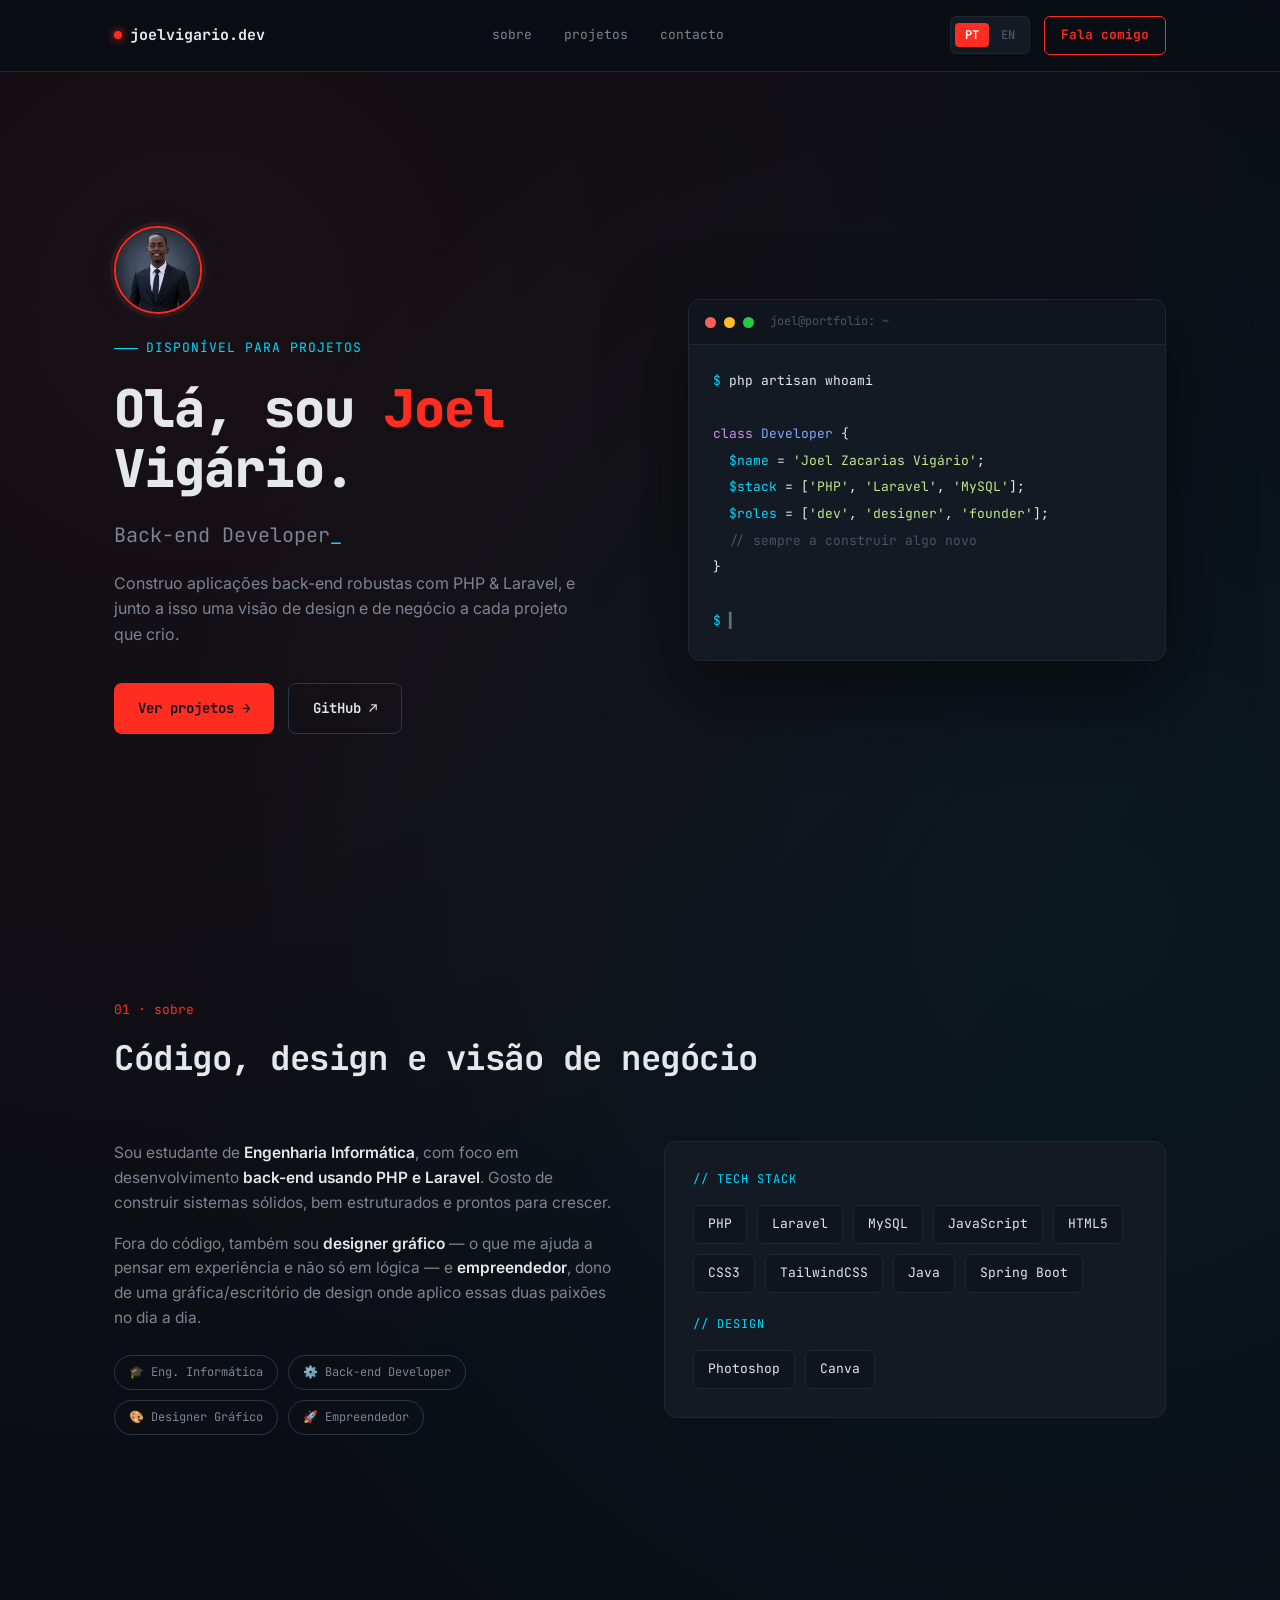
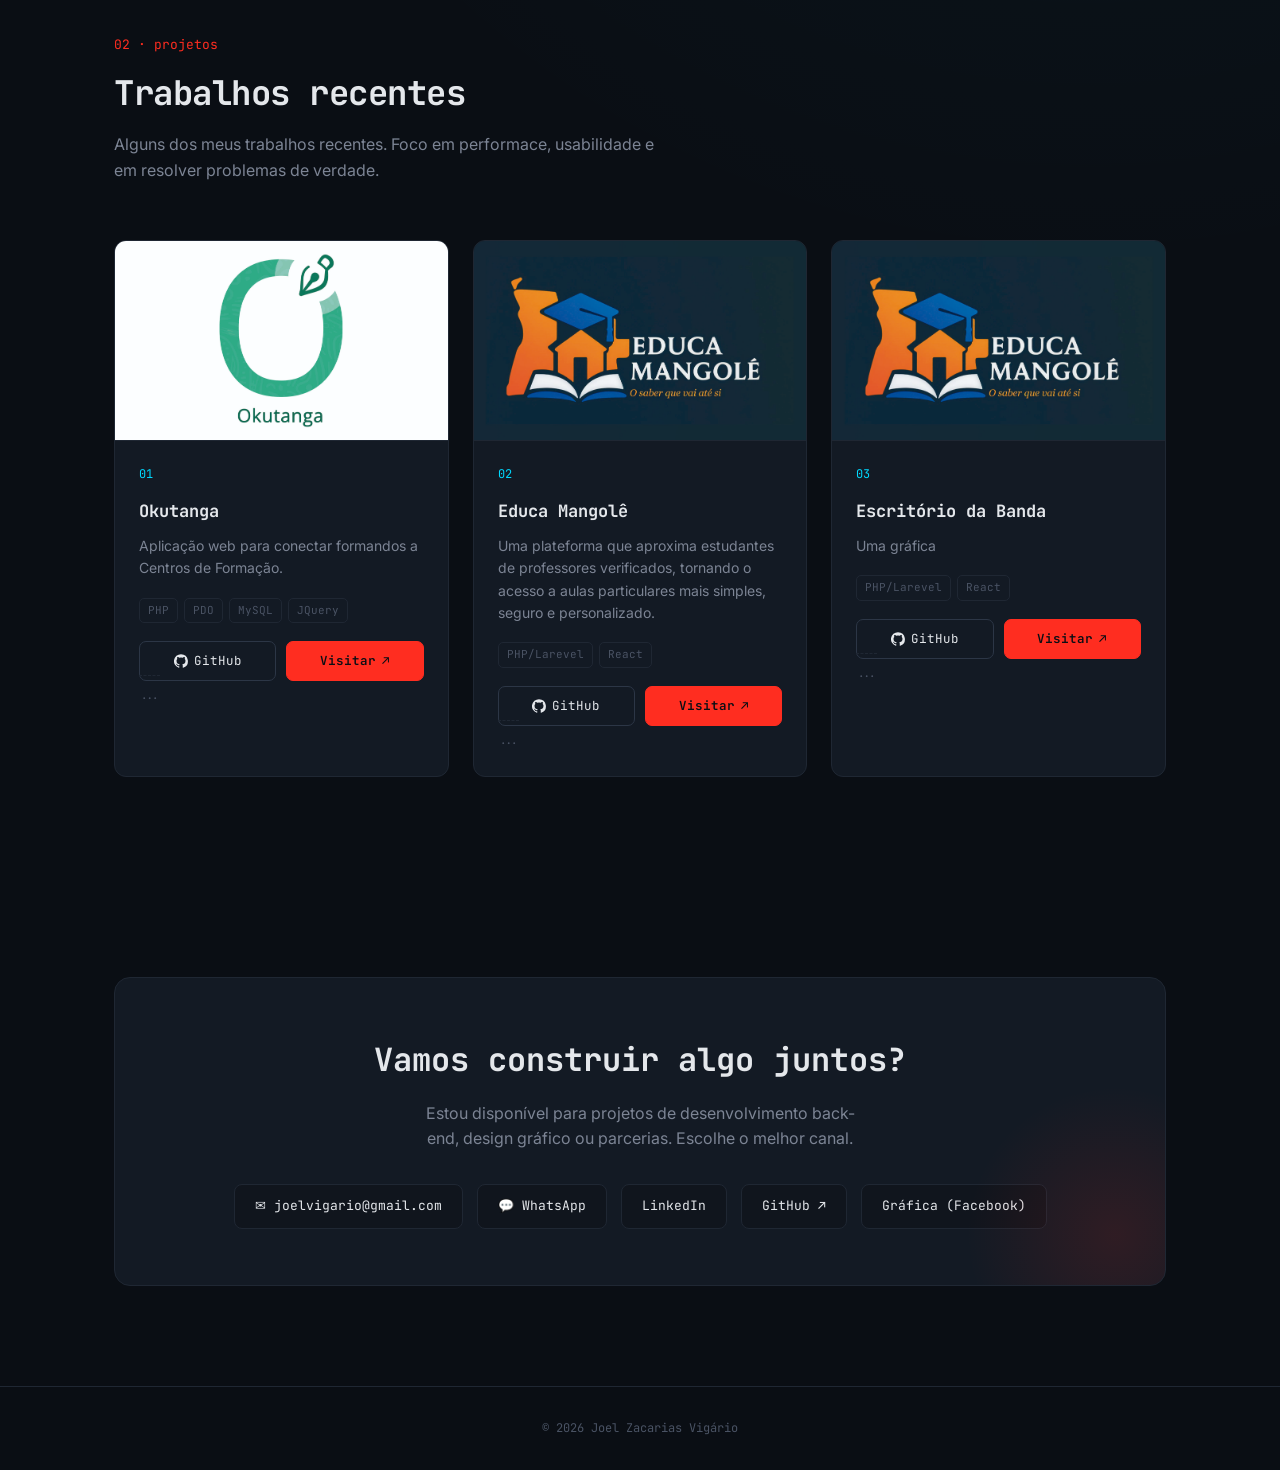
<file: index.html>
<!DOCTYPE html>
<html lang="pt">
<head>
<meta charset="UTF-8">
<meta name="viewport" content="width=device-width, initial-scale=1.0">
<title>Joel Vigário — Back-end Developer</title>
<link rel="preconnect" href="https://fonts.googleapis.com">
<link href="https://fonts.googleapis.com/css2?family=JetBrains+Mono:wght@400;500;600;700;800&family=Inter:wght@400;500;600;700&display=swap" rel="stylesheet">
<link rel="stylesheet" href="style.css">
</head>
<body>

<nav>
  <div class="nav-inner">
    <div class="logo"><span class="dot"></span>joelvigario.dev</div>
    <div class="nav-links">
      <a href="#about"><span data-i18n="pt">sobre</span><span data-i18n="en">about</span></a>
      <a href="#projects"><span data-i18n="pt">projetos</span><span data-i18n="en">projects</span></a>
      <a href="#contact"><span data-i18n="pt">contacto</span><span data-i18n="en">contact</span></a>
    </div>
    <div style="display:flex;gap:14px;align-items:center;">
      <div class="lang-toggle">
        <button id="btn-pt" class="active">PT</button>
        <button id="btn-en">EN</button>
      </div>
      <a class="nav-cta" href="#contact"><span data-i18n="pt">Fala comigo</span><span data-i18n="en">Get in touch</span></a>
    </div>
  </div>
</nav>

<section class="hero">
  <div class="container hero-grid">
    <div>
      <div class="avatar-wrap"><img src="assets/Joel Vigário.png" alt="Joel Zacarias Vigário"></div>
      <div class="eyebrow"><span data-i18n="pt">DISPONÍVEL PARA PROJETOS</span><span data-i18n="en">AVAILABLE FOR PROJECTS</span></div>
      <h1><span data-i18n="pt">Olá, sou <span class="highlight">Joel</span> Vigário.</span><span data-i18n="en">Hi, I'm <span class="highlight">Joel</span> Vigário.</span></h1>
      <div class="hero-role"><span id="role-text"></span><span class="cursor">_</span></div>
      <p class="hero-desc">
        <span data-i18n="pt">Construo aplicações back-end robustas com PHP &amp; Laravel, e junto a isso uma visão de design e de negócio a cada projeto que crio.</span>
        <span data-i18n="en">I build robust back-end applications with PHP &amp; Laravel, bringing a design and business mindset to every project I create.</span>
      </p>
      <div class="hero-actions">
        <a class="btn-primary" href="#projects">
          <span data-i18n="pt">Ver projetos</span><span data-i18n="en">View projects</span> →
        </a>
        <a class="btn-secondary" href="https://github.com/JoelVigario" target="_blank" rel="noopener">GitHub ↗</a>
      </div>
    </div>

    <div class="terminal">
      <div class="terminal-bar">
        <span class="terminal-dot"></span><span class="terminal-dot"></span><span class="terminal-dot"></span>
        <span class="terminal-title">joel@portfolio: ~</span>
      </div>
      <div class="terminal-body">
        <div class="t-line"><span class="t-prompt">$</span> php artisan whoami</div>
        <div class="t-line">&nbsp;</div>
        <div class="t-line"><span class="t-key">class</span> <span class="t-func">Developer</span> {</div>
        <div class="t-line">&nbsp;&nbsp;<span class="t-var">$name</span> = <span class="t-string">'Joel Zacarias Vigário'</span>;</div>
        <div class="t-line">&nbsp;&nbsp;<span class="t-var">$stack</span> = [<span class="t-string">'PHP'</span>, <span class="t-string">'Laravel'</span>, <span class="t-string">'MySQL'</span>];</div>
        <div class="t-line">&nbsp;&nbsp;<span class="t-var">$roles</span> = [<span class="t-string">'dev'</span>, <span class="t-string">'designer'</span>, <span class="t-string">'founder'</span>];</div>
        <div class="t-line">&nbsp;&nbsp;<span class="t-comment">// sempre a construir algo novo</span></div>
        <div class="t-line">}</div>
        <div class="t-line">&nbsp;</div>
        <div class="t-line"><span class="t-prompt">$</span> <span style="opacity:.4">▍</span></div>
      </div>
    </div>
  </div>
</section>

<section id="about">
  <div class="container">
    <div class="section-head">
      <div class="section-num">01 · <span data-i18n="pt">sobre</span><span data-i18n="en">about</span></div>
      <h2 class="section-title"><span data-i18n="pt">Código, design e visão de negócio</span><span data-i18n="en">Code, design and a founder's mindset</span></h2>
    </div>
    <div class="about-grid">
      <div class="about-text">
        <p data-i18n-block="pt">Sou estudante de <strong>Engenharia Informática</strong>, com foco em desenvolvimento <strong>back-end usando PHP e Laravel</strong>. Gosto de construir sistemas sólidos, bem estruturados e prontos para crescer.</p>
        <p data-i18n-block="pt">Fora do código, também sou <strong>designer gráfico</strong> — o que me ajuda a pensar em experiência e não só em lógica — e <strong>empreendedor</strong>, dono de uma gráfica/escritório de design onde aplico essas duas paixões no dia a dia.</p>
        <p data-i18n-block="en">I'm an <strong>Informatics Engineering</strong> student, focused on <strong>back-end development with PHP and Laravel</strong>. I enjoy building solid, well-structured systems built to grow.</p>
        <p data-i18n-block="en">Outside of code, I'm also a <strong>graphic designer</strong> — which shapes how I think about experience, not just logic — and an <strong>entrepreneur</strong>, running a print/design studio where I apply both passions daily.</p>
        <div class="role-tags">
          <span class="role-tag" data-i18n="pt">🎓 Eng. Informática</span><span class="role-tag" data-i18n="en">🎓 CS Engineering</span>
          <span class="role-tag" data-i18n="pt">⚙️ Back-end Developer</span><span class="role-tag" data-i18n="en">⚙️ Back-end Developer</span>
          <span class="role-tag" data-i18n="pt">🎨 Designer Gráfico</span><span class="role-tag" data-i18n="en">🎨 Graphic Designer</span>
          <span class="role-tag" data-i18n="pt">🚀 Empreendedor</span><span class="role-tag" data-i18n="en">🚀 Entrepreneur</span>
        </div>
      </div>
      <div class="stack-block" id="stack">
        <div class="stack-block-title">// TECH STACK</div>
        <div class="stack-grid">
          <span class="stack-item">PHP</span>
          <span class="stack-item">Laravel</span>
          <span class="stack-item">MySQL</span>
          <span class="stack-item">JavaScript</span>
          <span class="stack-item">HTML5</span>
          <span class="stack-item">CSS3</span>
          <span class="stack-item">TailwindCSS</span>
          <span class="stack-item">Java</span>
          <span class="stack-item">Spring Boot</span>
        </div>
        <div class="stack-block-title" style="margin-top:22px;">// DESIGN</div>
        <div class="stack-grid">
          <span class="stack-item">Photoshop</span>
          <span class="stack-item">Canva</span>
        </div>
      </div>
    </div>
  </div>
</section>

<section id="projects">
  <div class="container">
    <div class="section-head">
      <div class="section-num">02 · <span data-i18n="pt">projetos</span><span data-i18n="en">projects</span></div>
      <h2 class="section-title"><span data-i18n="pt">Trabalhos recentes</span><span data-i18n="en">Recent work</span></h2>
      <p class="section-sub" data-i18n-block="pt">Alguns dos meus trabalhos recentes. Foco em performace, usabilidade e em resolver problemas de verdade.</p>
      <p class="section-sub" data-i18n-block="en">Latest projects delivered. Focused on performance, usability, and solving real problems.</p>
    </div>
    <div class="projects-grid">

      <!-- Okutanga -->
      <div class="project-card">
        <div class="project-image">
          <img src="assets/okutanga.jpg" alt="Okutanga">
<!--           
          <div class="img-fallback">
            <svg width="36" height="36" viewBox="0 0 24 24" fill="none" stroke="currentColor" stroke-width="1.5"><rect x="3" y="3" width="18" height="18" rx="2"/><circle cx="8.5" cy="8.5" r="1.5"/><path d="M21 15l-5-5L5 21"/></svg>
            <span data-i18n="pt">imagem do projeto</span><span data-i18n="en">project image</span>
          </div> -->

        </div>
        <div class="project-body">
          <div class="project-icon">01</div>
        <h3><span data-i18n="pt">Okutanga</span><span data-i18n="en">Okutanga</span></h3>
        <p data-i18n-block="pt">Aplicação web para conectar formandos a Centros de Formação.</p>
        <p data-i18n-block="en">Web application linking students to certified training centers.</p>
        <div class="project-stack"><span>PHP</span><span>PDO</span><span>MySQL</span><span>JQuery</span></div>
          <div class="project-links">
            <a class="project-link" href="#" target="_blank" rel="noopener">
              <svg width="14" height="14" viewBox="0 0 24 24" fill="currentColor"><path d="M12 .3a12 12 0 0 0-3.8 23.4c.6.1.8-.3.8-.6v-2.2c-3.3.7-4-1.6-4-1.6-.6-1.4-1.4-1.8-1.4-1.8-1.1-.8.1-.7.1-.7 1.2.1 1.9 1.3 1.9 1.3 1.1 1.8 2.8 1.3 3.5 1 .1-.8.4-1.3.7-1.6-2.7-.3-5.5-1.3-5.5-5.9 0-1.3.5-2.4 1.3-3.2-.1-.3-.6-1.6.1-3.2 0 0 1-.3 3.3 1.2a11.5 11.5 0 0 1 6 0c2.3-1.5 3.3-1.2 3.3-1.2.7 1.6.2 2.9.1 3.2.8.8 1.3 1.9 1.3 3.2 0 4.6-2.8 5.6-5.5 5.9.4.4.8 1.1.8 2.2v3.3c0 .3.2.7.8.6A12 12 0 0 0 12 .3"/></svg>
              GitHub
            </a>
            <a class="project-link primary" href="#" target="_blank" rel="noopener">
              <span data-i18n="pt">Visitar</span><span data-i18n="en">Visit</span> ↗
            </a>
          </div>
          <div class="placeholder-note" data-i18n="pt">...</div>
          <div class="placeholder-note" data-i18n="en">...</div>
        </div>
      </div>

      <!-- Escritório da banda -->
      <div class="project-card">
        <div class="project-image">
          <img src="assets/educa.jpg" alt="Educa Mangolê">
          
        </div>
        <div class="project-body">
          <div class="project-icon">02</div>
        <h3><span data-i18n="pt">Educa Mangolê</span><span data-i18n="en">Educa Mangolê</span></h3>
        <p data-i18n-block="pt">Uma plateforma que aproxima estudantes de professores verificados, tornando o acesso a aulas particulares mais simples, seguro e personalizado.</p>
        <p data-i18n-block="en">A plataform that connects students with certified teachers, making access to private lessons simpler, safer and more personalized.</p>
        <div class="project-stack"><span>PHP/Larevel</span><span>React</span></div>
          <div class="project-links">
            <a class="project-link" href="#" target="_blank" rel="noopener">
              <svg width="14" height="14" viewBox="0 0 24 24" fill="currentColor"><path d="M12 .3a12 12 0 0 0-3.8 23.4c.6.1.8-.3.8-.6v-2.2c-3.3.7-4-1.6-4-1.6-.6-1.4-1.4-1.8-1.4-1.8-1.1-.8.1-.7.1-.7 1.2.1 1.9 1.3 1.9 1.3 1.1 1.8 2.8 1.3 3.5 1 .1-.8.4-1.3.7-1.6-2.7-.3-5.5-1.3-5.5-5.9 0-1.3.5-2.4 1.3-3.2-.1-.3-.6-1.6.1-3.2 0 0 1-.3 3.3 1.2a11.5 11.5 0 0 1 6 0c2.3-1.5 3.3-1.2 3.3-1.2.7 1.6.2 2.9.1 3.2.8.8 1.3 1.9 1.3 3.2 0 4.6-2.8 5.6-5.5 5.9.4.4.8 1.1.8 2.2v3.3c0 .3.2.7.8.6A12 12 0 0 0 12 .3"/></svg>
              GitHub
            </a>
            <a class="project-link primary" href="#" target="_blank" rel="noopener">
              <span data-i18n="pt">Visitar</span><span data-i18n="en">Visit</span> ↗
            </a>
          </div>
          <div class="placeholder-note" data-i18n="pt">...</div>
          <div class="placeholder-note" data-i18n="en">...</div>
        </div>
      </div>


            <!-- escritorio -->
      <div class="project-card">
        <div class="project-image">
          <img src="assets/educa.jpg" alt="Educa Mangolê">
          
        </div>
        <div class="project-body">
          <div class="project-icon">03</div>
        <h3><span data-i18n="pt">Escritório da Banda</span><span data-i18n="en">Escritório da Banda</span></h3>
        <p data-i18n-block="pt">Uma gráfica </p>
        <p data-i18n-block="en">A plataform that connects students with certified teachers, making access to private lessons simpler, safer and more personalized.</p>
        <div class="project-stack"><span>PHP/Larevel</span><span>React</span></div>
          <div class="project-links">
            <a class="project-link" href="#" target="_blank" rel="noopener">
              <svg width="14" height="14" viewBox="0 0 24 24" fill="currentColor"><path d="M12 .3a12 12 0 0 0-3.8 23.4c.6.1.8-.3.8-.6v-2.2c-3.3.7-4-1.6-4-1.6-.6-1.4-1.4-1.8-1.4-1.8-1.1-.8.1-.7.1-.7 1.2.1 1.9 1.3 1.9 1.3 1.1 1.8 2.8 1.3 3.5 1 .1-.8.4-1.3.7-1.6-2.7-.3-5.5-1.3-5.5-5.9 0-1.3.5-2.4 1.3-3.2-.1-.3-.6-1.6.1-3.2 0 0 1-.3 3.3 1.2a11.5 11.5 0 0 1 6 0c2.3-1.5 3.3-1.2 3.3-1.2.7 1.6.2 2.9.1 3.2.8.8 1.3 1.9 1.3 3.2 0 4.6-2.8 5.6-5.5 5.9.4.4.8 1.1.8 2.2v3.3c0 .3.2.7.8.6A12 12 0 0 0 12 .3"/></svg>
              GitHub
            </a>
            <a class="project-link primary" href="#" target="_blank" rel="noopener">
              <span data-i18n="pt">Visitar</span><span data-i18n="en">Visit</span> ↗
            </a>
          </div>
          <div class="placeholder-note" data-i18n="pt">...</div>
          <div class="placeholder-note" data-i18n="en">...</div>
        </div>
      </div>


    </div>
  </div>
</section>

<section id="contact">
  <div class="container">
    <div class="contact-wrap">
      <h2><span data-i18n="pt">Vamos construir algo juntos?</span><span data-i18n="en">Let's build something together?</span></h2>
      <p data-i18n-block="pt">Estou disponível para projetos de desenvolvimento back-end, design gráfico ou parcerias. Escolhe o melhor canal.</p>
      <p data-i18n-block="en">I'm available for back-end development projects, graphic design or partnerships. Pick the best channel.</p>
      <div class="contact-links">
        <a class="contact-link" href="mailto:joelvigario@gmail.com">✉ joelvigario@gmail.com</a>
        <a class="contact-link" href="https://wa.me/244930426926" target="_blank" rel="noopener">💬 WhatsApp</a>
        <a class="contact-link" href="https://www.linkedin.com/in/joel-vig%C3%A1rio-72521128b/" target="_blank" rel="noopener">LinkedIn</a>
        <a class="contact-link" href="https://github.com/JoelVigario" target="_blank" rel="noopener">GitHub ↗</a>
        <a class="contact-link" href="https://web.facebook.com/profile.php?id=61575663959041" target="_blank" rel="noopener"><span data-i18n="pt">Gráfica (Facebook)</span><span data-i18n="en">Print Studio (Facebook)</span></a>
      </div>
    </div>
  </div>
</section>

<footer>
  <p>© <span id="year"></span> Joel Zacarias Vigário</p>
   <!-- — <span data-i18n="pt">construído com PHP no coração.</span><span data-i18n="en">built with PHP at heart.</span> -->
</footer>

<script src="script.js"></script>

</body>
</html>
</file>
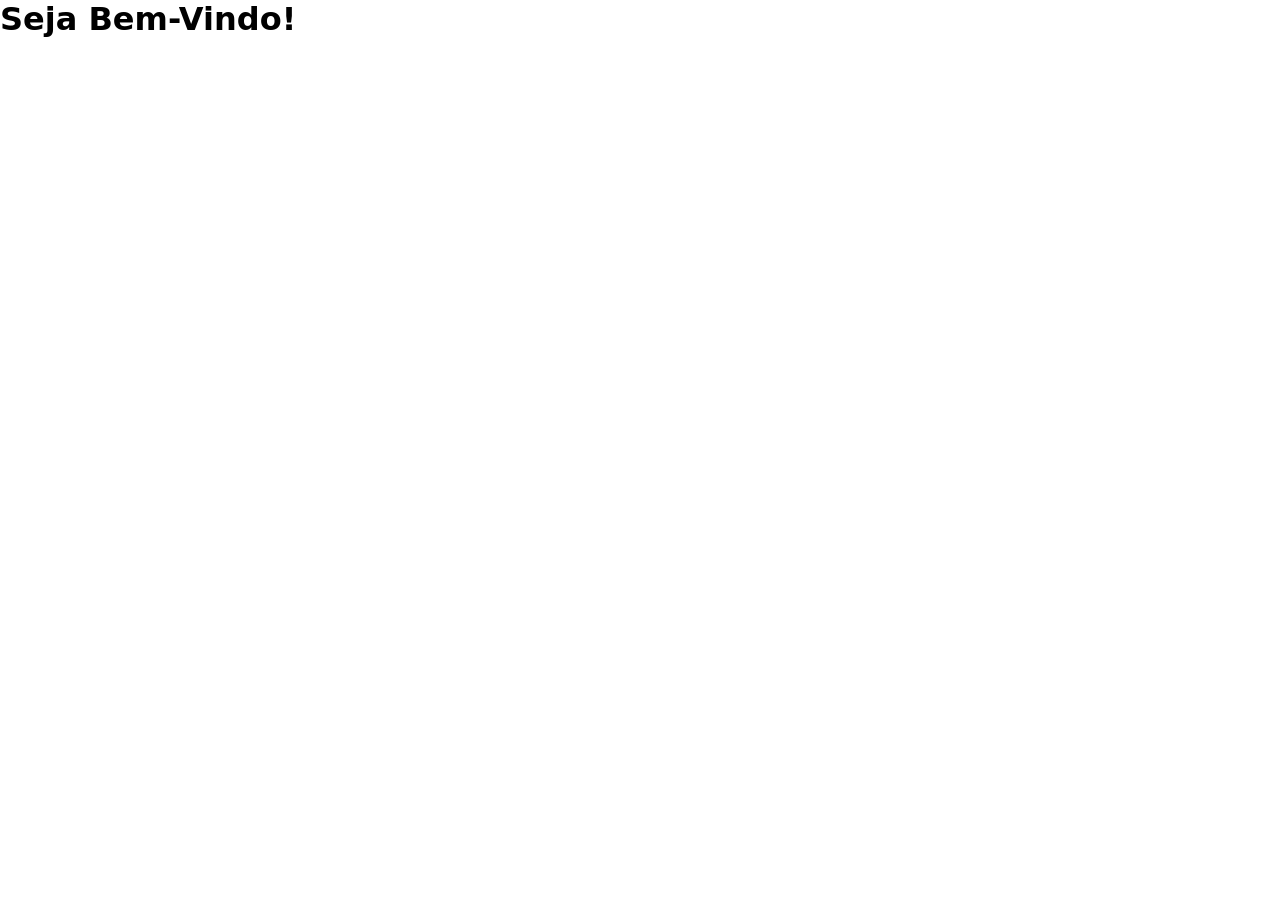
<file: public/index.html>
<!DOCTYPE html>
<html lang="pt-pt">
<head>
    <meta charset="UTF-8">
    <meta name="viewport" content="width=device-width, initial-scale=1.0">
    <title>Wellcome to my --</title>
    <link rel="stylesheet" href="css/style.css">
</head>
<body>

<!-- Cabeça -->
    <header>
        <nav></nav>
        <h1>Seja Bem-Vindo!</h1>
    </header>

<!-- Corpo -->
    <main>

    </main>

<!-- Pé -->
    <footer>

    </footer>
    
</body>
</html>
</file>
<file: style.css>
:root{
  --bg:#0A0E14;
  --bg-elevated:#10151D;
  --bg-card:#131A24;
  --border:#1F2733;
  --border-hover:#2C3646;
  --text:#E4E7EB;
  --text-dim:#7C8494;
  --text-dimmer:#4A5364;
  --accent:#FF2D20;
  --accent-dim:#8a1a12;
  --accent-2:#00D9FF;
  --mono:'JetBrains Mono', monospace;
  --sans:'Inter', sans-serif;
}
*{margin:0;padding:0;box-sizing:border-box;}
html{scroll-behavior:smooth;}
body{
  background:var(--bg);
  color:var(--text);
  font-family:var(--sans);
  line-height:1.6;
  overflow-x:hidden;
  background-image:
    radial-gradient(circle at 15% 10%, rgba(255,45,32,0.06), transparent 40%),
    radial-gradient(circle at 85% 30%, rgba(0,217,255,0.05), transparent 40%);
}
a{color:inherit;text-decoration:none;}
.container{max-width:1100px;margin:0 auto;padding:0 24px;}

/* ---------- NAV ---------- */
nav{
  position:fixed;top:0;left:0;right:0;z-index:100;
  background:rgba(10,14,20,0.85);
  backdrop-filter:blur(12px);
  border-bottom:1px solid var(--border);
}
.nav-inner{
  max-width:1100px;margin:0 auto;padding:16px 24px;
  display:flex;align-items:center;justify-content:space-between;
}
.logo{
  font-family:var(--mono);font-weight:700;font-size:15px;
  display:flex;align-items:center;gap:8px;
}
.logo .dot{width:8px;height:8px;border-radius:50%;background:var(--accent);box-shadow:0 0 8px var(--accent);}
.nav-links{display:flex;gap:32px;align-items:center;}
.nav-links a{
  font-family:var(--mono);font-size:13px;color:var(--text-dim);
  transition:color .2s;position:relative;
}
.nav-links a:hover{color:var(--text);}
.lang-toggle{
  font-family:var(--mono);font-size:12px;font-weight:600;
  background:var(--bg-card);border:1px solid var(--border);
  border-radius:6px;padding:6px 4px;display:flex;gap:2px;cursor:pointer;
}
.lang-toggle button{
  background:none;border:none;color:var(--text-dimmer);
  font-family:var(--mono);font-size:12px;font-weight:600;
  padding:4px 10px;border-radius:4px;cursor:pointer;transition:all .2s;
}
.lang-toggle button.active{background:var(--accent);color:#fff;}
.nav-cta{
  font-family:var(--mono);font-size:13px;font-weight:600;
  background:transparent;border:1px solid var(--accent);color:var(--accent);
  padding:8px 16px;border-radius:6px;transition:all .2s;
}
.nav-cta:hover{background:var(--accent);color:#0A0E14;}
.burger{display:none;background:none;border:none;color:var(--text);font-size:22px;cursor:pointer;}

/* ---------- HERO ---------- */
.hero{
  min-height:100vh;display:flex;align-items:center;
  padding:120px 0 60px;position:relative;
}
.hero-grid{display:grid;grid-template-columns:1.1fr 1fr;gap:48px;align-items:center;width:100%;}
.avatar-wrap{
  width:88px;height:88px;border-radius:50%;overflow:hidden;margin-bottom:24px;
  border:2px solid var(--accent);box-shadow:0 0 0 4px rgba(255,45,32,0.12), 0 0 30px rgba(0,217,255,0.08);
  position:relative;
}
.avatar-wrap img{width:100%;height:100%;object-fit:cover;display:block;}
.eyebrow{
  font-family:var(--mono);font-size:13px;color:var(--accent-2);
  letter-spacing:1px;margin-bottom:20px;display:flex;align-items:center;gap:8px;
}
.eyebrow::before{content:'';width:24px;height:1px;background:var(--accent-2);}
h1{
  font-family:var(--mono);font-size:clamp(32px,4.5vw,52px);font-weight:800;
  line-height:1.15;margin-bottom:20px;letter-spacing:-1px;
}
h1 .highlight{color:var(--accent);}
.hero-role{
  font-family:var(--mono);font-size:clamp(16px,2vw,20px);color:var(--text-dim);
  margin-bottom:24px;height:28px;
}
.hero-role .cursor{color:var(--accent-2);animation:blink 1s step-end infinite;}
@keyframes blink{50%{opacity:0;}}
.hero-desc{color:var(--text-dim);font-size:16px;max-width:480px;margin-bottom:36px;}
.hero-actions{display:flex;gap:14px;flex-wrap:wrap;}
.btn-primary{
  font-family:var(--mono);font-weight:600;font-size:14px;
  background:var(--accent);color:#0A0E14;padding:13px 24px;border-radius:8px;
  display:inline-flex;align-items:center;gap:8px;transition:transform .2s, box-shadow .2s;
}
.btn-primary:hover{transform:translateY(-2px);box-shadow:0 8px 24px rgba(255,45,32,0.3);}
.btn-secondary{
  font-family:var(--mono);font-weight:600;font-size:14px;
  background:transparent;border:1px solid var(--border-hover);color:var(--text);
  padding:13px 24px;border-radius:8px;transition:all .2s;
}
.btn-secondary:hover{border-color:var(--accent-2);color:var(--accent-2);}

/* terminal window */
.terminal{
  background:var(--bg-card);border:1px solid var(--border);border-radius:12px;
  overflow:hidden;box-shadow:0 30px 80px rgba(0,0,0,0.5);
}
.terminal-bar{
  background:var(--bg-elevated);padding:12px 16px;display:flex;align-items:center;gap:8px;
  border-bottom:1px solid var(--border);
}
.terminal-dot{width:11px;height:11px;border-radius:50%;}
.terminal-bar span:nth-child(1){background:#FF5F56;}
.terminal-bar span:nth-child(2){background:#FFBD2E;}
.terminal-bar span:nth-child(3){background:#27C93F;}
.terminal-title{
  font-family:var(--mono);font-size:12px;color:var(--text-dimmer);margin-left:8px;
}
.terminal-body{padding:24px;font-family:var(--mono);font-size:13px;line-height:1.9;min-height:220px;}
.t-line{margin-bottom:2px;}
.t-prompt{color:var(--accent-2);}
.t-comment{color:var(--text-dimmer);}
.t-key{color:#C792EA;}
.t-string{color:#C3E88D;}
.t-var{color:var(--accent-2);}
.t-func{color:#82AAFF;}

/* ---------- SECTIONS ---------- */
section{padding:100px 0;position:relative;}
.section-head{margin-bottom:56px;}
.section-num{
  font-family:var(--mono);font-size:13px;color:var(--accent);margin-bottom:10px;
}
.section-title{
  font-family:var(--mono);font-size:clamp(24px,3vw,34px);font-weight:700;letter-spacing:-0.5px;
}
.section-sub{color:var(--text-dim);margin-top:12px;max-width:560px;}

/* about */
.about-grid{display:grid;grid-template-columns:1fr 1fr;gap:48px;align-items:start;}
.about-text p{color:var(--text-dim);margin-bottom:16px;font-size:15.5px;}
.about-text strong{color:var(--text);font-weight:600;}
.role-tags{display:flex;gap:10px;flex-wrap:wrap;margin-top:24px;}
.role-tag{
  font-family:var(--mono);font-size:12px;padding:7px 14px;border-radius:20px;
  border:1px solid var(--border-hover);color:var(--text-dim);
}

/* stack */
.stack-block{background:var(--bg-card);border:1px solid var(--border);border-radius:12px;padding:28px;}
.stack-block-title{font-family:var(--mono);font-size:12px;color:var(--accent-2);margin-bottom:16px;letter-spacing:1px;}
.stack-grid{display:flex;flex-wrap:wrap;gap:10px;}
.stack-item{
  font-family:var(--mono);font-size:13px;background:var(--bg-elevated);
  border:1px solid var(--border);padding:8px 14px;border-radius:7px;color:var(--text);
  transition:border-color .2s, color .2s;
}
.stack-item:hover{border-color:var(--accent);color:var(--accent);}

/* projects */
.projects-grid{display:grid;grid-template-columns:repeat(auto-fit,minmax(300px,1fr));gap:24px;}
.project-card{
  background:var(--bg-card);border:1px solid var(--border);border-radius:12px;
  padding:26px;transition:transform .25s, border-color .25s;position:relative;overflow:hidden;
}
.project-card:hover{transform:translateY(-4px);border-color:var(--border-hover);}
.project-card::before{
  content:'';position:absolute;top:0;left:0;right:0;height:2px;
  background:linear-gradient(90deg,var(--accent),var(--accent-2));
  transform:scaleX(0);transform-origin:left;transition:transform .3s;
}
.project-card:hover::before{transform:scaleX(1);}
.project-card{padding:0;}
.project-image{
  width:100%;height:200px;overflow:hidden;position:relative;
  background:linear-gradient(135deg, var(--bg-elevated), #0d1219);
  border-bottom:1px solid var(--border);
  display:flex;align-items:center;justify-content:center;
}
.project-image img{width:100%;height:100%;object-fit:cover;display:block;}
.project-image .img-fallback{
  font-family:var(--mono);font-size:12px;color:var(--text-dimmer);
  display:flex;flex-direction:column;align-items:center;gap:8px;
}
.project-image .img-fallback svg{opacity:.35;}
.project-body{padding:24px;}
.project-icon{
  font-family:var(--mono);font-size:12px;color:var(--accent-2);margin-bottom:14px;
}
.project-card h3{font-family:var(--mono);font-size:17px;margin-bottom:10px;}
.project-card p{color:var(--text-dim);font-size:14px;margin-bottom:18px;}
.project-stack{display:flex;flex-wrap:wrap;gap:6px;margin-bottom:18px;}
.project-stack span{
  font-family:var(--mono);font-size:11px;color:var(--text-dimmer);
  border:1px solid var(--border);padding:3px 8px;border-radius:5px;
}
.project-links{display:flex;gap:10px;}
.project-link{
  font-family:var(--mono);font-size:12.5px;color:var(--text);display:inline-flex;
  align-items:center;justify-content:center;gap:6px;flex:1;
  border:1px solid var(--border-hover);padding:9px 12px;border-radius:7px;transition:all .2s;
}
.project-link.primary{background:var(--accent);border-color:var(--accent);color:#0A0E14;font-weight:600;}
.project-link.primary:hover{box-shadow:0 6px 18px rgba(255,45,32,0.3);}
.project-link:not(.primary):hover{border-color:var(--accent-2);color:var(--accent-2);}
.placeholder-note{
  font-family:var(--mono);font-size:11px;color:var(--text-dimmer);
  margin-top:14px;border-top:1px dashed var(--border);padding-top:12px;
}

/* contact */
.contact-wrap{
  background:var(--bg-card);border:1px solid var(--border);border-radius:16px;
  padding:56px;text-align:center;position:relative;overflow:hidden;
}
.contact-wrap::after{
  content:'';position:absolute;bottom:-100px;right:-100px;width:300px;height:300px;
  background:radial-gradient(circle,rgba(255,45,32,0.12),transparent 70%);
}
.contact-wrap h2{font-family:var(--mono);font-size:clamp(22px,3vw,32px);margin-bottom:16px;}
.contact-wrap p{color:var(--text-dim);max-width:460px;margin:0 auto 32px;}
.contact-links{display:flex;gap:14px;justify-content:center;flex-wrap:wrap;}
.contact-link{
  font-family:var(--mono);font-size:13px;background:var(--bg-elevated);
  border:1px solid var(--border);padding:11px 20px;border-radius:8px;
  display:flex;align-items:center;gap:8px;transition:all .2s;
}
.contact-link:hover{border-color:var(--accent-2);color:var(--accent-2);transform:translateY(-2px);}

footer{padding:32px 0;border-top:1px solid var(--border);text-align:center;}
footer p{font-family:var(--mono);font-size:12px;color:var(--text-dimmer);}

[data-i18n]{display:none;}
[data-i18n].lang-active{display:inline;}
[data-i18n-block]{display:none;}
[data-i18n-block].lang-active{display:block;}

@media(max-width:820px){
  .hero-grid{grid-template-columns:1fr;}
  .about-grid{grid-template-columns:1fr;}
  .nav-links{display:none;}
  .contact-wrap{padding:36px 20px;}
}
</file>
<file: public/css/style.css>
@charset "utf-8";

@import url('https://fonts.googleapis.com/css2?family=Lexend:wght@100..900&display=swap');

:root {
    --cinza0: #2B2B33;
    --cinza1: #383846;
    --cinza2: #474870;
    --azul0: #1E26EF;
    --azul1: #3B3FC5;
    --fonte0: scandia-web, ui-sans-serif, system-ui, -apple-system, BlinkMacSystemFont, "Segoe UI", Roboto, "Helvetica Neue", Arial, "Noto Sans", sans-serif, "Apple Color Emoji", "Segoe UI Emoji", "Segoe UI Symbol", "Noto Color Emoji";
}

* {
    margin: 0;
    padding: 0;
    font-family: var(--fonte0);
}
</file>
